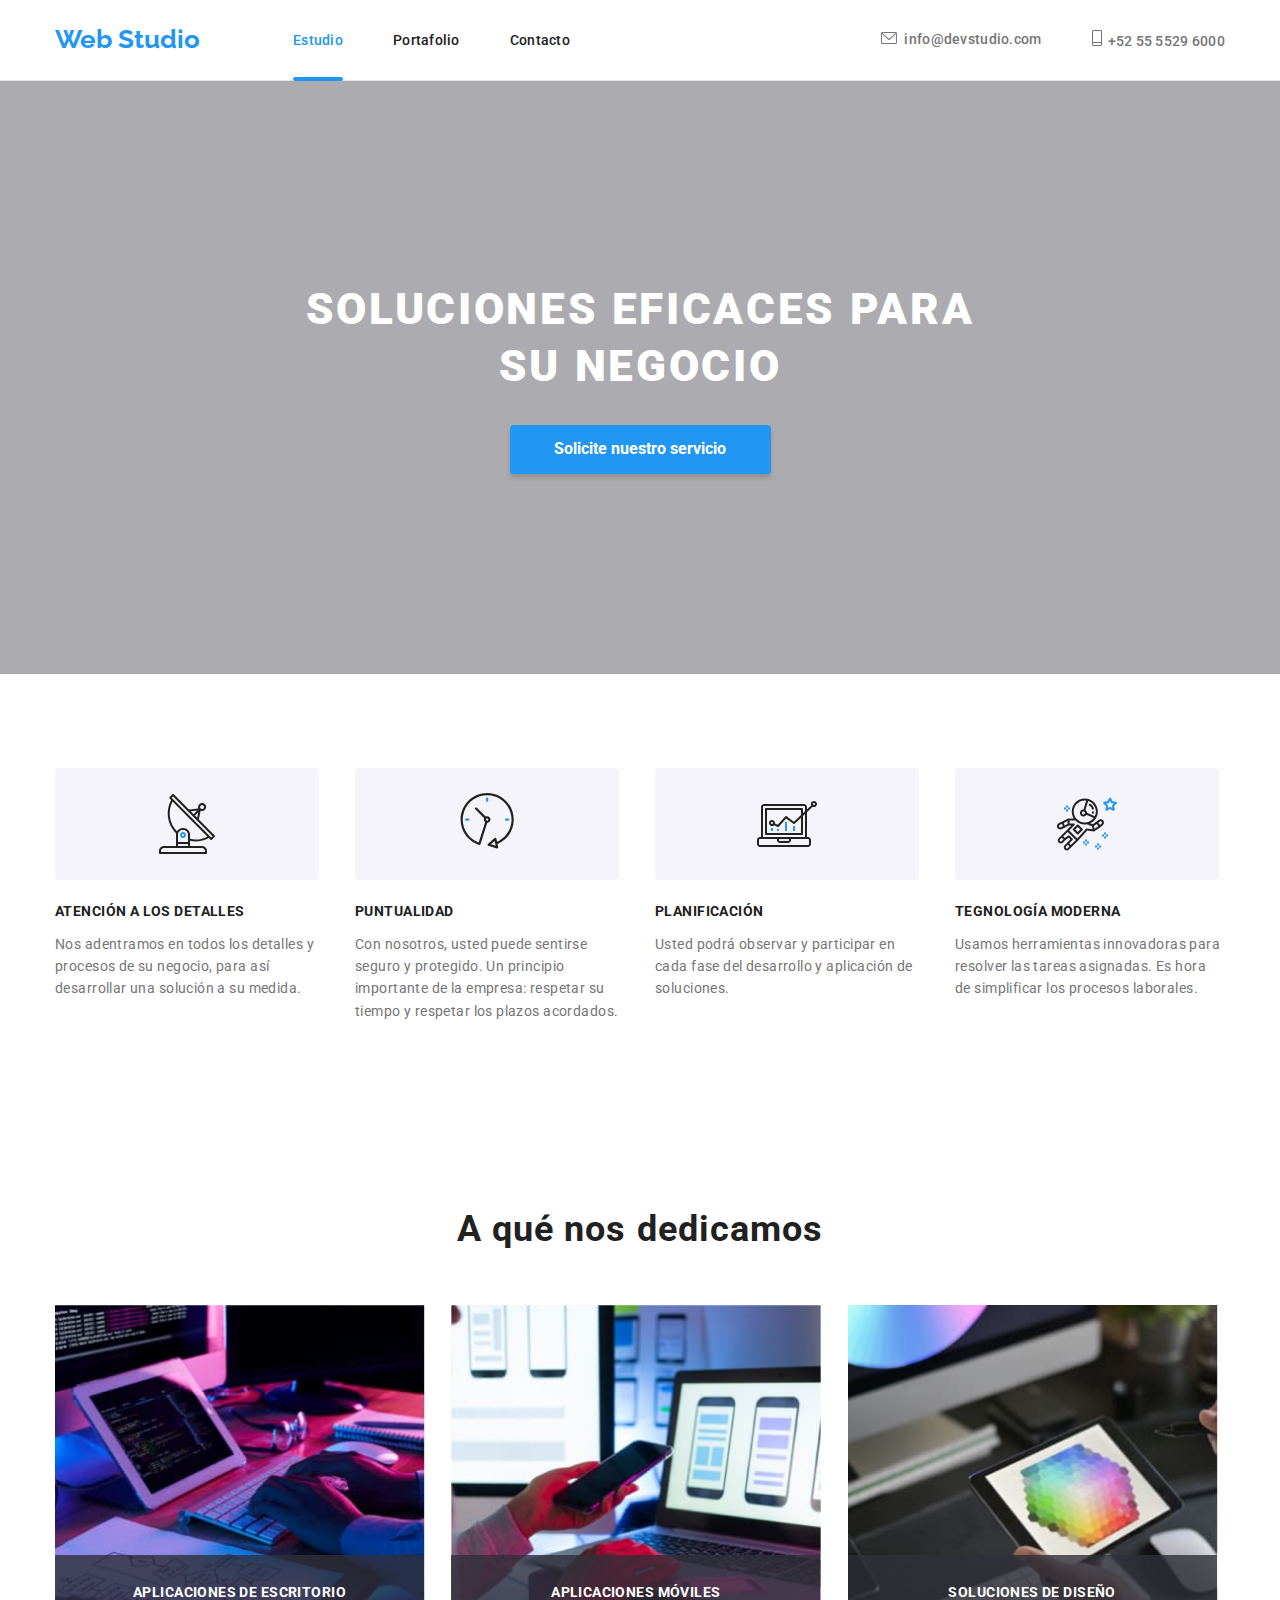
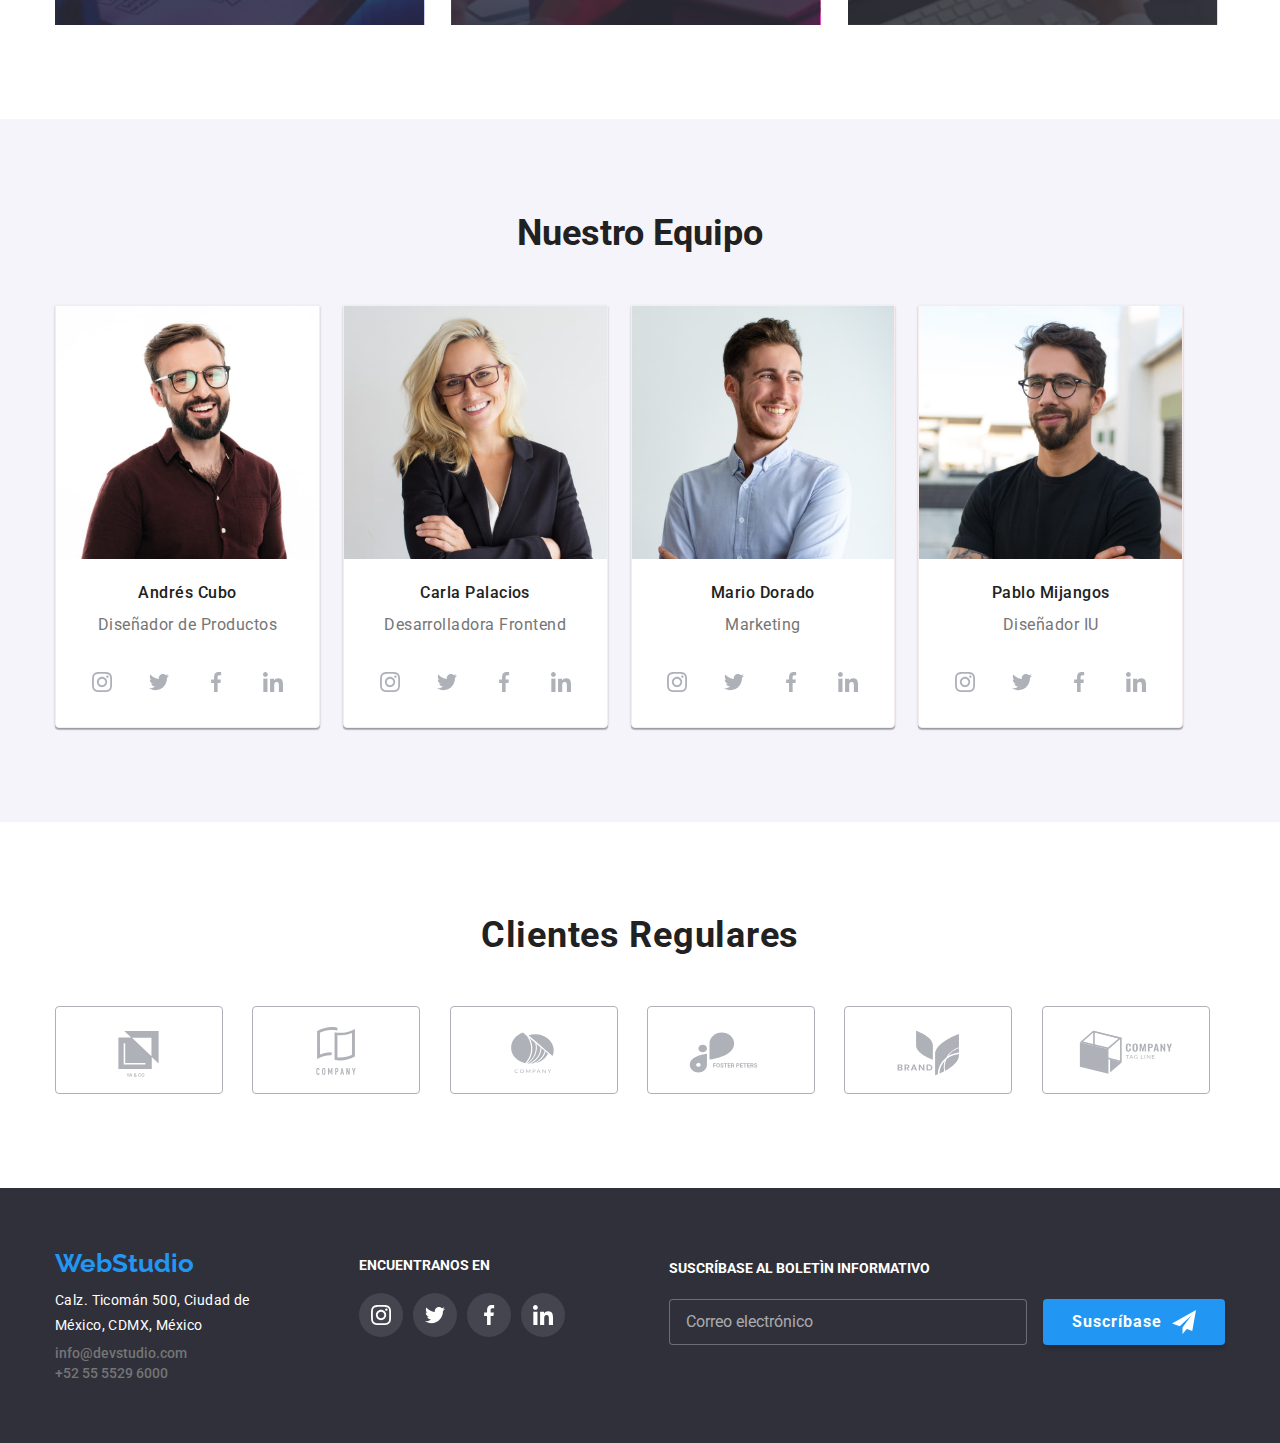
<file: index.html>
<!DOCTYPE html>
<html lang="en">
    <head>

        <meta charset="UTF-8">
        <meta http-equiv="X-UA-Compatible" content="IE=edge">
        <meta name="viewport" content="width=device-width, initial-scale=1.0">
        <title>Web Studio</title>
        <link rel="stylesheet" href="https://cdnjs.cloudflare.com/ajax/libs/modern-normalize/1.0.0/modern-normalize.min.css"/>
        <link rel="stylesheet" href="css/main.min.css">
        <link rel="preconnect" href="https://fonts.googleapis.com">
        <link rel="preconnect" href="https://fonts.gstatic.com" crossorigin>
        <link href="https://fonts.googleapis.com/css2?family=Raleway:wght@700&family=Roboto:wght@400;500;700;900&display=swap" rel="stylesheet">
    </head>

    <body>
        
        <header class="header">
            <div class="container header-container">
                <nav class="menu-nav">
                    <a class="logo logo-header-position" href="#">Web Studio</a>
                    <ul class="menu-list list">
                        <li class="menu-list-item"><a class="menu-list-studio active" href="./index.html">Estudio</a></li>
                        <li class="menu-list-item"><a class="menu-list-link" href="./portafolio.html">Portafolio</a></li>
                        <li class="menu-list-item"><a class="menu-list-link" href="#">Contacto</a></li>
                    </ul>
                </nav>
                <ul class="contact-list list">
                    <li class="contact-list-item"><a class="contact-list-link" href="#">
                        <svg class="icon-envelope" width="18" height="12">
                            <use href="./images/symbol-defs.svg#icon-email"></use>
                        </svg>info@devstudio.com</a>
                    </li>
                    <li class="contact-list-item"><a class="contact-list-link" href="#">
                        <svg class="icon-envelope" width="10" height="16">
                            <use href="./images/symbol-defs.svg#icon-phone"></use>
                        </svg>+52 55 5529 6000</a>
                    </li>
                </ul>
            </div>           
        </header>
        <main>
            <section class="hero-section section">
                <div class="container hero-container">
                    <h1 class="hero-title">Soluciones eficaces para su negocio</h1>
                        <button data-modal-open class="hero-section-button" type="Button">Solicite nuestro servicio</button>
                        <div class="backdrop is-hidden" data-modal>
                            <div class="modal">
                                <button data-modal-close class="close-button">   
                                    <svg class="close-button-icon">
                                        <use href="./images/symbol-defs.svg#icon-X" ></use>
                                    </svg>
                                </button>

                                <form class="form">
                                    <p class="form-title">Deje sus datos, nos contactaremos con usted</p>
                                    <div class="form-field top-title">
                                        <label class="form-label" for="name">Nombre</label>
                                        <input class="form-input" type="text" name="name">
                                            <svg class="input-icon" width="18" height="18">
                                                <use
                                                    href="./images/symbol-defs.svg#icon-user-1">
                                                </use>
                                            </svg>
                                    </div>
                                    <div class="form-field">
                                        <label class="form-label" for="tel">Teléfono</label>
                                        <input class="form-input" type="tel" name="tel">
                                            <svg class="input-icon" width="18" height="18">
                                                <use
                                                    href="./images/symbol-defs.svg#icon-Phone-1">
                                                </use>
                                            </svg>
                                    </div>
                                    <div class="form-field">
                                        <label class="form-label" for="email">E-mail</label>
                                        <input class="form-input" type="email" name="email">
                                            <svg class="input-icon" width="18" height="18">
                                                <use
                                                    href="./images/symbol-defs.svg#icon-email-1">
                                                </use>
                                            </svg>
                                    </div>
                                    <div class="form-field form-field-comment ">
                                        <label class="comment-label" for="comment">Comentarios</label>
                                        <textarea class="comment" name="comment" rows="9" placeholder="Introduzca el texto"></textarea>
                                    </div>
                                    <div class="form-field-chek">
                                        <label class="policy-label" for="policy">
                                            <svg class="check-icon" width="11" height="8">
                                                <use
                                                    href="./images/symbol-defs.svg#icon-Chulito">
                                                </use>                                             
                                            </svg>
                                            <input class="form-checkbox" type="checkbox" name="policy">
                                                <span class="icon-chek"></span>
                                                Estoy de acuerdo con el boletín informativo y acepto los Términos y Condiciones
                                        </label>
                                    </div>
                                    <button class="form-button" type="submit">Enviar</button>
                                </form>
                            </div>
                        </div>
                </div>
            </section>
            <section class="feature-section section">
                <div class="container feature-container">
                    <h2 hidden class="visually-hidden">Caracteristicas</h2>
                    <ul class="list-feature list">
                        <li class="feature-section-item">
                            <div class="icon-item">
                                <svg class = "feature-icon">
                                    <use href = "./images/symbol-defs.svg#icon-antena"></use>
                                </svg>
                            </div>
                            <h3 class="feature-section-list-title">Atención a los detalles</h3>
                            <p class="feature-section-list-text">Nos adentramos en todos los detalles y procesos de su negocio, para así desarrollar una solución a su medida.</p>
                        </li>
                        <li class="feature-section-item">
                            <div class="icon-item">
                                <svg class = "feature-icon">
                                    <use href = "./images/symbol-defs.svg#icon-reloj"     ></use>
                                </svg>
                            </div>
                            <h3 class="feature-section-list-title">Puntualidad</h3>
                            <p class="feature-section-list-text">Con nosotros, usted puede sentirse seguro y protegido. Un principio importante de la empresa: respetar su tiempo y respetar los plazos acordados.</p>
                        </li>
                        <li class="feature-section-item">
                            <div class="icon-item">
                                <svg class = "feature-icon">
                                    <use href = "./images/symbol-defs.svg#icon-diagrama"     ></use>
                                </svg>
                            </div>      
                            <h3 class="feature-section-list-title">Planificación</h3>
                            <p class="feature-section-list-text">Usted podrá observar y participar en cada fase del desarrollo y aplicación de soluciones.</p>
                        </li>
                        <li class="feature-section-item">
                            <div class="icon-item">
                                <svg class = "feature-icon">
                                    <use href = "./images/symbol-defs.svg#icon-astronauta" ></use>
                                </svg>
                            </div>
                            <h3 class="feature-section-list-title">Tegnología moderna</h3>
                            <p class="feature-section-list-text">Usamos herramientas innovadoras para resolver las tareas asignadas. Es hora de simplificar los procesos laborales.</p>
                        </li>
                    </ul>
                </div>
            </section>
            <section class="dedication-section section">
                <div class="container dedication-container">
                    <h2 class="dedication-section-title">A qué nos dedicamos</h2>
                    <ul class="list-dedication list">
                        <li class="dedication-section-item">
                            <div class="dedication-box">
                                <img class="dedication-section-img"
                                src="images/programmingontablet.jpg" 
                                alt="programming on tablet" 
                                width="370">
                                <div class="box-dedication-button">
                                    <p class="text-dedication"> APLICACIONES DE ESCRITORIO</p>
                                </div>
                            </div>
                        </li>
                        <li class="dedication-section-item">
                            <div class="dedication-box">
                                <img class="dedication-section-img"
                                src="images/comparingcellphonewithcomputer.jpg" 
                                alt="comparing cell phone with computer" 
                                width="370">
                                <div class="box-dedication-button">
                                    <p class="text-dedication"> APLICACIONES MÓVILES</p>
                                </div>
                            </div>
                        </li>
                        <li class="dedication-section-item">
                            <div class="dedication-box">
                                <img class="dedication-section-img" 
                                src="images/theoryofcolor.jpg" 
                                alt="Theory of color"
                                width="370">
                                <div class="box-dedication-button">
                                    <p class="text-dedication"> SOLUCIONES DE DISEÑO</p>
                                </div>
                            </div>
                        </li>
                    </ul>
                </div>
            </section>
            <section class="team-section section">
                <div class="container team-container">
                    <h2 class="team-section-title">Nuestro Equipo</h2>
                    <ul class="list-dedication list">
                        <li class="team-section-item">
                            <img class="team-section-img" src="images/andresc.jpg" 
                            alt="Andrés Cubo" 
                            width="268">
                            <div class="team-section-title-text">
                                <h3 class="team-section-list-title">Andrés Cubo</h3>
                                <p class="team-section-list-text">Diseñador de Productos</p>
                                <ul class="team-soc-list list">
                                    <li class="team-soc-item">
                                        <a href="" class="team-soc-link link">
                                            <svg class="team-soc-icon" width="20px" height="20px">
                                                <use href="./images/symbol-defs.svg#icon-instagram-2"></use>
                                            </svg>                    
                                        </a>
                                    </li>
                                    <li class="team-soc-item">
                                        <a href="" class="team-soc-link link">
                                            <svg class="team-soc-icon" width="20px" height="20px">
                                                <use href="./images/symbol-defs.svg#icon-twitter-2"></use>
                                            </svg>
                                        </a>
                                    </li>
                                    <li class="team-soc-item">
                                        <a href="" class="team-soc-link link">
                                            <svg class="team-soc-icon" width="20px" height="20px">
                                                <use href="./images/symbol-defs.svg#icon-facebook-2"></use>
                                            </svg>                    
                                        </a>
                                    </li>
                                    <li class="team-soc-item">
                                        <a href="" class="team-soc-link link">
                                            <svg class="team-soc-icon" width="20px" height="20px">
                                                <use href="./images/symbol-defs.svg#icon-linkedin-2"></use>
                                            </svg>
                                        </a>
                                    </li>
                                </ul>
                            </div>
                            <div team-section-icons></div>
                        </li>
                        <li class="team-section-item">
                            <img class="team-section-img" src="images/carlap.jpg" 
                            alt="Carla Palacios" 
                            width="268">
                            <div class="team-section-title-text">
                                <h3 class="team-section-list-title">Carla Palacios</h3>
                                <p class="team-section-list-text">Desarrolladora Frontend</p>
                                <ul class="team-soc-list list">
                                    <li class="team-soc-item">
                                        <a href="" class="team-soc-link link">
                                            <svg class="team-soc-icon" width="20px" height="20px">
                                                <use href="./images/symbol-defs.svg#icon-instagram-2"></use>
                                            </svg>                    
                                        </a>
                                    </li>
                                    <li class="team-soc-item">
                                        <a href="" class="team-soc-link link">
                                            <svg class="team-soc-icon" width="20px" height="20px">
                                                <use href="./images/symbol-defs.svg#icon-twitter-2"></use>
                                            </svg>
                                        </a>
                                    </li>
                                    <li class="team-soc-item">
                                        <a href="" class="team-soc-link link">
                                            <svg class="team-soc-icon" width="20px" height="20px">
                                                <use href="./images/symbol-defs.svg#icon-facebook-2"></use>
                                            </svg>                    
                                        </a>
                                    </li>
                                    <li class="team-soc-item">
                                        <a href="" class="team-soc-link link">
                                            <svg class="team-soc-icon" width="20px" height="20px">
                                                <use href="./images/symbol-defs.svg#icon-linkedin-2"></use>
                                            </svg>
                                        </a>
                                    </li>
                                </ul>
                            </div>
                        </li>
                        <li class="team-section-item">
                            <img class="team-section-img" src="images/mariod.jpg" 
                            alt="Mario Dorado" 
                            width="268">
                            <div class="team-section-title-text">
                                <h3 class="team-section-list-title">Mario Dorado</h3>
                                <p class="team-section-list-text">Marketing</p>
                                <ul class="team-soc-list list">
                                    <li class="team-soc-item">
                                        <a href="" class="team-soc-link link">
                                            <svg class="team-soc-icon" width="20px" height="20px">
                                                <use href="./images/symbol-defs.svg#icon-instagram-2"></use>
                                            </svg>                    
                                        </a>
                                    </li>
                                    <li class="team-soc-item">
                                        <a href="" class="team-soc-link link">
                                            <svg class="team-soc-icon" width="20px" height="20px">
                                                <use href="./images/symbol-defs.svg#icon-twitter-2"></use>
                                            </svg>
                                        </a>
                                    </li>
                                    <li class="team-soc-item">
                                        <a href="" class="team-soc-link link">
                                            <svg class="team-soc-icon" width="20px" height="20px">
                                                <use href="./images/symbol-defs.svg#icon-facebook-2"></use>
                                            </svg>                    
                                        </a>
                                    </li>
                                    <li class="team-soc-item">
                                        <a href="" class="team-soc-link link">
                                            <svg class="team-soc-icon" width="20px" height="20px">
                                                <use href="./images/symbol-defs.svg#icon-linkedin-2"></use>
                                            </svg>
                                        </a>
                                    </li>
                                </ul>
                            </div>
                        </li>
                        <li class="team-section-item">
                            <img class="team-section-img" src="images/pablom.jpg" 
                            alt="Pablo Mijangos" 
                            width="268">
                            <div class="team-section-title-text">
                                <h3 class="team-section-list-title">Pablo Mijangos</h3>
                                <p class="team-section-list-text">Diseñador IU</p>
                                <ul class="team-soc-list list">
                                    <li class="team-soc-item">
                                        <a href="" class="team-soc-link link">
                                            <svg class="team-soc-icon" width="20px" height="20px">
                                                <use href="./images/symbol-defs.svg#icon-instagram-2"></use>
                                            </svg>                    
                                        </a>
                                    </li>
                                    <li class="team-soc-item">
                                        <a href="" class="team-soc-link link">
                                            <svg class="team-soc-icon" width="20px" height="20px">
                                                <use href="./images/symbol-defs.svg#icon-twitter-2"></use>
                                            </svg>
                                        </a>
                                    </li>
                                    <li class="team-soc-item">
                                        <a href="" class="team-soc-link link">
                                            <svg class="team-soc-icon" width="20px" height="20px">
                                                <use href="./images/symbol-defs.svg#icon-facebook-2"></use>
                                            </svg>                    
                                        </a>
                                    </li>
                                    <li class="team-soc-item">
                                        <a href="" class="team-soc-link link">
                                            <svg class="team-soc-icon" width="20px" height="20px">
                                                <use href="./images/symbol-defs.svg#icon-linkedin-2"></use>
                                            </svg>
                                        </a>
                                    </li>
                                </ul>
                            </div>
                        </li>
                    </ul>
                </div>
            <section class="section section-clients">
                <div class="container">
                    <h2 class="clients-title">Clientes Regulares</h2>
                    <ul class="clients-list list">
                        <li class="clients-list-item">
                            <a href="" class="clients-link">
                                <svg class="clients-icon">
                                    <use href="./images/symbol-defs.svg#icon-Logo" width="104px" height="56px"></use>
                                </svg>
                            </a>
                        </li>
                        <li class="clients-list-item">
                            <a href="" class="clients-link">
                                <svg class="clients-icon">
                                    <use href="./images/symbol-defs.svg#icon-Logo-2" width="104px" height="56px"></use>
                                </svg>
                            </a>
                        </li>
                        <li class="clients-list-item">
                            <a href="" class="clients-link">
                                <svg class="clients-icon">
                                    <use href="./images/symbol-defs.svg#icon-Logo-3" width="104px" height="56px"></use>
                                </svg>
                            </a>
                        </li>
                        <li class="clients-list-item">
                            <a href="" class="clients-link">
                                <svg class="clients-icon">
                                    <use href="./images/symbol-defs.svg#icon-Logo-4" width="104px" height="56px"></use>
                                </svg>
                            </a>
                        </li>
                        <li class="clients-list-item">
                            <a href="" class="clients-link">
                                <svg class="clients-icon">
                                    <use href="./images/symbol-defs.svg#icon-Logo-5" width="104px" height="56px"></use>
                                </svg>
                            </a>
                        </li>
                        <li class="clients-list-item">
                            <a href="" class="clients-link">
                                <svg class="clients-icon">
                                    <use href="./images/symbol-defs.svg#icon-Logo-6" width="104px" height="56px"></use>
                                </svg>
                            </a>
                        </li>
                    </ul>
                </div>
            </section>
        </main>
        <footer class="footer">
            <div class="container footer-container">
                <div class="container-info">
                <a class="logo logo-footer-position" href="WebStudio">WebStudio</a>
                <address class="">
                    <a class="link contacts site" href="#"
                    >Calz. Ticomán 500, Ciudad de México, CDMX, México</a>
                    <ul class="list list-footer">
                    <li class="footer-item">
                        <a class="link contacts email" href="#"
                        >info@devstudio.com</a>
                    </li>
                    <li class="footer-item">
                        <a class="link contacts tel" href="#"
                        >+52 55 5529 6000</a>
                    </li>
                    </ul>
                </address>
                </div>
                <div class="icon-encuentranos-section">
                    <h3 class="encuentranos">ENCUENTRANOS EN</h3>
                    <ul class="list container-icon-footer">
                        <li class="icon-footer-item">
                            <a class="icon-footer-encuentranos" href="#">
                                <svg class="icon-footer" width="44" height="44">
                                    <use
                                        href="./images/symbol-defs.svg#icon-instagram-1"
                                        width="20"
                                        height="20"
                                        x="12"
                                        y="12">
                                    </use>
                                </svg>
                            </a>
                        </li>
                        <li class="icon-footer-item">
                            <a class="icon-footer-encuentranos" href="#">
                                <svg class="icon-footer" width="44" height="44">
                                    <use
                                        href="./images/symbol-defs.svg#icon-twitter-1"
                                        width="20"
                                        height="20"
                                        x="12"
                                        y="12">
                                    </use>
                                </svg>
                            </a>
                        </li>
                        <li  class="icon-footer-item">
                            <a class="icon-footer-encuentranos" href="#">
                                <svg class="icon-footer" width="44" height="44">
                                    <use
                                        href="./images/symbol-defs.svg#icon-facebook-1"
                                        width="20"
                                        height="20"
                                        x="12"
                                        y="12">
                                    </use>
                                </svg>
                            </a>
                        </li>
                        <li  class="icon-footer-item">
                            <a class="icon-footer-encuentranos" href="#">
                                <svg class="icon-footer" width="44" height="44">
                                    <use
                                        href="./images/symbol-defs.svg#icon-linkedin-1"
                                        width="20"
                                        height="20"
                                        x="12"
                                        y="12">
                                    </use>
                                </svg>
                            </a>
                        </li>
                    </ul>
                </div>
                <div class="footer-submit">
                    <p class="footer-submit-text">SUSCRÍBASE AL BOLETÌN INFORMATIVO</p>
                    <div class="footer-submit-form">
                    <label class="footer-submit-label" for="submit-mail"></label>
                    <input class="footer-submit-input" type="email" name="submit-mail" id="submit-mail" placeholder="Correo electrónico">
                    <button class="footer-submit-btn" type="submit">Suscríbase</button>
                    </div>        
                </div>
            </div>
        </footer>
        <script src="./js/modal.js"></script>
    </body>
</html>
</file>
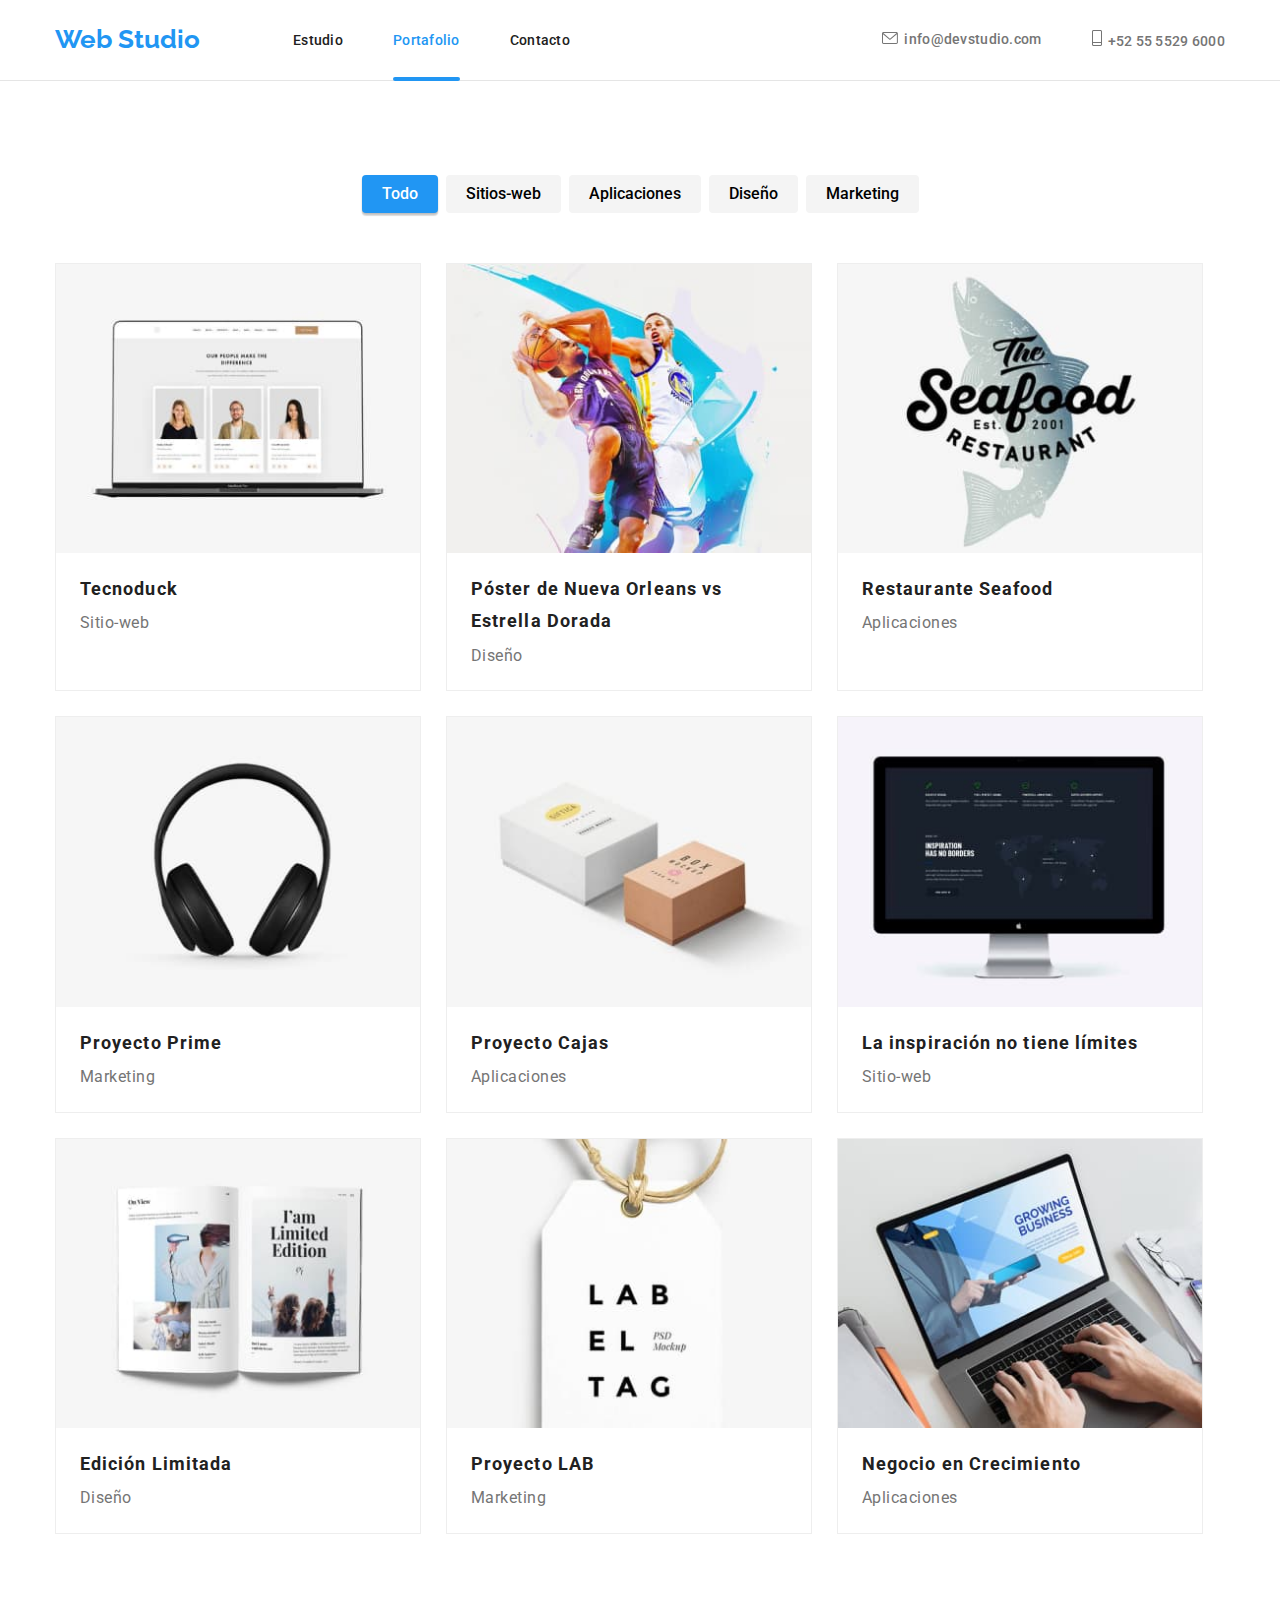
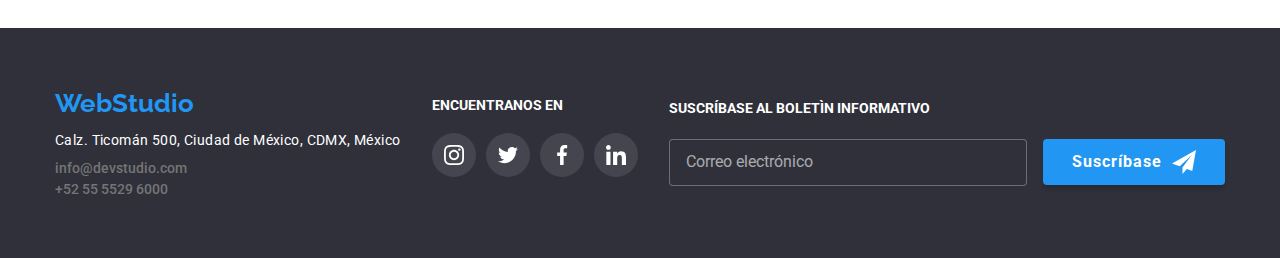
<file: portafolio.html>
<!DOCTYPE html>
<html lang="en">
    <head>
        <meta charset="UTF-8" >
        <meta http-equiv="X-UA-Compatible" content="IE=edge" >
        <meta name="viewport" content="width=device-width, initial-scale=1.0" >
        <title>Web Studio</title>
        <link rel="stylesheet" href="https://cdnjs.cloudflare.com/ajax/libs/modern-normalize/1.0.0/modern-normalize.min.css"/>
        <link rel="stylesheet" href="css/main.min.css">
        <link rel="preconnect" href="https://fonts.googleapis.com">
        <link rel="preconnect" href="https://fonts.gstatic.com" crossorigin>
        <link href="https://fonts.googleapis.com/css2?family=Raleway:wght@700&family=Roboto:wght@400;500;700;900&display=swap" rel="stylesheet">
    </head>

    <body>
        <header class="header">
            <div class="container header-container">
                <nav class="menu-nav">
                    <a class="logo logo-header-position" href="#">Web Studio</a>
                    <ul class="menu-list list">
                        <li class="menu-list-item"><a class="menu-list-link" href="./index.html">Estudio</span></a></li>
                        <li class="menu-list-item"><a class="menu-list-portafolio active" href="./portafolio.html"><span class="span-header">Portafolio</span></a></li>
                        <li class="menu-list-item"><a class="menu-list-link" href="#">Contacto</a></li>
                    </ul>
                </nav>
                <ul class="contact-list list">
                    <li class="contact-list-item"><a class="contact-list-link" href="#">
                        <svg class="icon-envelope" width="16" height="12">
                            <use href="./images/symbol-defs.svg#icon-email"></use>
                        </svg>info@devstudio.com</a></li>
                    <li class="contact-list-item"><a class="contact-list-link" href="#">
                        <svg class="icon-envelope" width="10" height="16">
                            <use href="./images/symbol-defs.svg#icon-phone"></use>
                        </svg>+52 55 5529 6000</a>
                    </li>
                </ul>
            </div>              
        </header>
        <main>
            <section class="menu-section section">
                <div class="container menu-container">
                    <h1 hidden class="visually-hidden">Portafolio</h1>
                    <ul class="list-menu-button list">
                        <li class="menu-section-list-item">
                            <button class="menu-section-button-all" type="button">Todo</button>
                        </li>
                        <li class="menu-section-list-item">
                            <button class="menu-section-button" type="button">Sitios-web</button>
                        </li>
                        <li class="menu-section-list-item">
                            <button class="menu-section-button"  type="button">Aplicaciones</button>
                        </li>
                        <li class="menu-section-list-item">
                            <button class="menu-section-button" type="button">Diseño</button>
                        </li>
                        <li class="menu-section-list-item">
                            <button class="menu-section-button"  type="button">Marketing</button>
                        </li>
                    </ul>
                    <ul class="list-projects list">
                        <li class="projects-section-list-item">
                            <a href target="_blank" class="projects-link link link">
                                <div class="projects-thumb">
                                    <img class="projects-section-img" 
                                        src="images/tecnoduck.jpg" 
                                        alt="tecnoduck" 
                                        width="370">
                                    <p class="text-transition">
                                        Tecnoduck es una plataforma de distribución de
                                        coronavirus de última generación. Las compañías
                                        usan esta plataforma para el espionaje digital y
                                        los ataques a los servidores seguros de la competencia.
                                    </p>
                                </div>
                                <div class="projects-section-title-text">
                                    <h2 class="projects-section-list-title">Tecnoduck</h2>
                                    <p class="projects-section-list-text">Sitio-web</p>
                                </div>
                            </a>
                        </li>
                        <li class="projects-section-list-item">
                            <a href target="_blank" class="projects-link link">
                                <div class="projects-thumb">
                                    <img class="projects-section-img"
                                        src="images/posterdedeportes.jpg"
                                        alt="tecnoduck">
                                    <p class="text-transition">
                                        Tecnoduck es una plataforma de distribución de
                                        coronavirus de última generación. Las compañías
                                        usan esta plataforma para el espionaje digital y
                                        los ataques a los servidores seguros de la competencia.
                                    </p>
                                </div>
                                <div class="projects-section-title-text">
                                    <h2 class="projects-section-list-title">Póster de Nueva Orleans vs Estrella Dorada</h2>
                                    <p class="projects-section-list-text">Diseño</p>
                                </div>
                            </a>
                        </li>
                        <li class="projects-section-list-item">
                            <a href target="_blank" class="projects-link link">
                                <div class="projects-thumb">
                                    <img class="projects-section-img" 
                                        src="images/seafood.jpg" 
                                        alt="seafood" >
                                    <p class="text-transition">
                                        Tecnoduck es una plataforma de distribución de
                                        coronavirus de última generación. Las compañías
                                        usan esta plataforma para el espionaje digital y
                                        los ataques a los servidores seguros de la competencia.
                                    </p>
                                </div>
                                <div class="projects-section-title-text">
                                    <h2 class="projects-section-list-title">Restaurante Seafood</h2>
                                    <p class="projects-section-list-text">Aplicaciones</p>
                                </div>
                            </a>
                        </li>
                        <li class="projects-section-list-item">
                            <a href target="_blank" class="projects-link link">
                                <div class="projects-thumb">
                                    <img class="projects-section-img" 
                                        src="images/projectprime.jpg" 
                                        alt="projectprime" >
                                    <p class="text-transition">
                                        Tecnoduck es una plataforma de distribución de
                                        coronavirus de última generación. Las compañías
                                        usan esta plataforma para el espionaje digital y
                                        los ataques a los servidores seguros de la competencia.
                                    </p>
                                </div>
                                <div class="projects-section-title-text">
                                    <h2 class="projects-section-list-title">Proyecto Prime</h2>
                                    <p class="projects-section-list-text">Marketing</p>
                                </div>
                            </a>
                        </li>
                        <li class="projects-section-list-item">
                            <a href target="_blank" class="projects-link link">
                                <div class="projects-thumb">
                                    <img class="projects-section-img" 
                                        src="images/projectcajas.jpg" 
                                        alt="projectcajas" >
                                    <p class="text-transition">
                                        Tecnoduck es una plataforma de distribución de
                                        coronavirus de última generación. Las compañías
                                        usan esta plataforma para el espionaje digital y
                                        los ataques a los servidores seguros de la competencia.
                                    </p>
                                </div>
                                <div class="projects-section-title-text">
                                    <h2 class="projects-section-list-title">Proyecto Cajas</h2>
                                    <p class="projects-section-list-text">Aplicaciones</p>
                                </div>
                            </a>
                        </li>
                        <li class="projects-section-list-item">
                            <a href target="_blank" class="projects-link link">
                                <div class="projects-thumb">
                                    <img class="projects-section-img" 
                                        src="images/inspiracion.jpg" 
                                        alt="inspiracion" >
                                    <p class="text-transition">
                                        Tecnoduck es una plataforma de distribución de
                                        coronavirus de última generación. Las compañías
                                        usan esta plataforma para el espionaje digital y
                                        los ataques a los servidores seguros de la competencia.
                                    </p>
                                </div>
                                <div class="projects-section-title-text">
                                    <h2 class="projects-section-list-title">La inspiración no tiene límites</h2>
                                    <p class="projects-section-list-text">Sitio-web</p>
                                </div>
                            </a>
                        </li>
                        <li class="projects-section-list-item">
                            <a href target="_blank" class="projects-link link">
                                <div class="projects-thumb">
                                    <img class="projects-section-img" 
                                        src="images/edicion.jpg" 
                                        alt="edicion" >
                                    <p class="text-transition">
                                        Tecnoduck es una plataforma de distribución de
                                        coronavirus de última generación. Las compañías
                                        usan esta plataforma para el espionaje digital y
                                        los ataques a los servidores seguros de la competencia.
                                    </p>
                                </div>
                                <div class="projects-section-title-text">
                                    <h2 class="projects-section-list-title">Edición Limitada</h2>
                                    <p class="projects-section-list-text">Diseño</p>
                                </div>
                            </a>
                        </li>
                        <li class="projects-section-list-item">
                            <a href target="_blank" class="projects-link link">
                                <div class="projects-thumb">
                                    <img class="projects-section-img" 
                                        src="images/projectlab.jpg" 
                                        alt="projectlab" >
                                    <p class="text-transition">
                                        Tecnoduck es una plataforma de distribución de
                                        coronavirus de última generación. Las compañías
                                        usan esta plataforma para el espionaje digital y
                                        los ataques a los servidores seguros de la competencia.
                                    </p>
                                </div>
                                <div class="projects-section-title-text">
                                    <h2 class="projects-section-list-title">Proyecto LAB</h2>
                                    <p class="projects-section-list-text">Marketing</p>
                                </div>
                            </a>
                        </li>
                        <li class="projects-section-list-item">
                            <a href target="_blank" class="projects-link link">
                                <div class="projects-thumb">
                                    <img class="projects-section-img" 
                                        src="images/negocio.jpg" 
                                        alt="negocio" >
                                    <p class="text-transition">
                                        Tecnoduck es una plataforma de distribución de
                                        coronavirus de última generación. Las compañías
                                        usan esta plataforma para el espionaje digital y
                                        los ataques a los servidores seguros de la competencia.
                                    </p>
                                </div>
                                <div class="projects-section-title-text">
                                    <h2 class="projects-section-list-title">Negocio en Crecimiento</h2>
                                    <p class="projects-section-list-text">Aplicaciones</p>
                                </div>
                            </a>
                        </li>
                    </ul>
                </div>
            </section>
        </main>
        <footer class="footer">
            <div class="container footer-container">
                <div>
                    <a class="logo logo-footer-position" href="WebStudio">WebStudio</a>
                    <address class="">
                        <a class="link contacts site" href="https://goo.gl/maps/ua91CeisvxC2wW5t7">
                            Calz. Ticomán 500, Ciudad de México, CDMX, México
                        </a>
                        <ul class="list list-footer">
                            <li class="footer-item">
                                <a class="link contacts email" href="mailto:info@devstudio.com">
                                    info@devstudio.com
                                </a>
                            </li>
                            <li class="footer-item">
                                <a class="link contacts tel" href="tel:+52 55 5529 6000">
                                    +52 55 5529 6000
                                </a>
                            </li>
                        </ul>
                    </address>
                </div>
                <div class="icon-encuentranos-section">
                    <h3 class="encuentranos">ENCUENTRANOS EN</h3>
                    <ul class="list container-icon-footer">
                        <li class="icon-footer-item">
                            <a class="icon-footer-encuentranos" href="#">
                                <svg class="icon-footer" width="44" height="44">
                                    <use
                                        href="./images/symbol-defs.svg#icon-instagram-1"
                                        width="20"
                                        height="20"
                                        x="12"
                                        y="12">
                                    </use>
                                </svg>
                            </a>
                        </li>
                        <li class="icon-footer-item">
                            <a class="icon-footer-encuentranos" href="#">
                                <svg class="icon-footer" width="44" height="44">
                                    <use
                                        href="./images/symbol-defs.svg#icon-twitter-1"
                                        width="20"
                                        height="20"
                                        x="12"
                                        y="12">
                                    </use>
                                </svg>
                            </a>
                        </li>
                        <li  class="icon-footer-item">
                            <a class="icon-footer-encuentranos" href="#">
                                <svg class="icon-footer" width="44" height="44">
                                    <use
                                        href="./images/symbol-defs.svg#icon-facebook-1"
                                        width="20"
                                        height="20"
                                        x="12"
                                        y="12">
                                    </use>
                                </svg>
                            </a>
                        </li>
                        <li  class="icon-footer-item">
                            <a class="icon-footer-encuentranos" href="#">
                                <svg class="icon-footer" width="44" height="44">
                                    <use
                                        href="./images/symbol-defs.svg#icon-linkedin-1"
                                        width="20"
                                        height="20"
                                        x="12"
                                        y="12">
                                    </use>
                                </svg>
                            </a>
                        </li>
                    </ul>
                </div>
                <div class="footer-submit">
                    <p class="footer-submit-text">SUSCRÍBASE AL BOLETÌN INFORMATIVO</p>
                <div class="footer-submit-form">
                    <label class="footer-submit-label" for="submit-mail"></label>
                    <input class="footer-submit-input" type="email" name="submit-mail" id="submit-mail" placeholder="Correo electrónico">
                    <button class="footer-submit-btn" type="submit">Suscríbase</button>
                </div>
            </div>        
        </footer>
    </body>
</html>
</file>
<file: css/main.min.css>
:root{--brand-color:#2196F3;--main-color-dark:#212121;--main-color-light:#FFF;--main-color-grey:#757575;--main-border-light:#EEE;--main-border-grey:#AFB1B8;--main-border-chill:#f7ebeb;--main-background-chill:#F5F4FA;--main-background-light:#FFF;--main-background-beige:#E5E5E5;--main-background-semi-light:#f4f4f4;--main-background-dark:#2F303A;--cubic:cubic-bezier(0.4,0,0.2,1)}body{font-family:'Roboto',sans-serif;color:var(--main-color-dark)}h1,h2,h3,h4,h5,h6,p{margin:0}img{display:flex;max-width:100%}*,::before,::after{box-sizing:border-box}.list{list-style:none;padding-left:0;margin:0}.link{text-decoration:none;color:currentColor}.header{border-bottom:1px solid #E5E5E5}.visually-hidden{position:absolute;width:1px;height:1px;margin:-1px;border:0;padding:0;white-space:nowrap;clip-path:inset(100%);clip:rect(0 0 0 0);overflow:hidden}.icon-item{width:264px;height:112px;display:flex;align-items:center;justify-content:center;fill:var(--brand-color)}.header-container{display:flex;align-items:center}.container{width:1200px;padding-left:15px;padding-right:15px;margin-left:auto;margin-right:auto}.section{padding-top:94px;padding-bottom:94px}.menu-nav{display:flex;align-items:center}.logo{font-size:26px;font-weight:700;line-height:1.19;color:var(--brand-color);margin-right:93px;font-family:'Raleway',sans-serif;text-decoration:none;display:block}.logo-header-position{padding:24px 0 25px}.menu-list{display:flex}.menu-list-link{font-size:14px;font-weight:500;line-height:.8;letter-spacing:.02em;text-align:left;color:var(--main-color-dark);text-decoration:none;padding-top:32px;padding-bottom:32px;transition-property:color,transform;transition-duration:250ms;transition-timing-function:var(--cubic);transition-delay:0}.menu-list-item:not(:last-child){margin-right:50px}.menu-list-studio{font-size:14px;font-weight:500;line-height:.8;letter-spacing:.02em;text-align:left;text-decoration:none;color:var(--brand-color);padding-top:32px;padding-bottom:32px;transition:color 250ms var(--cubic)}.menu-list-studio.active{color:var(--brand-color);position:relative}.active::after{position:absolute;bottom:-1px;left:0;content:"";width:100%;height:4px;background:var(--brand-color);border-radius:2px}.menu-list-portafolio{font-size:14px;font-weight:500;line-height:.8;letter-spacing:.02em;text-align:left;text-decoration:none;color:var(--brand-color);padding-top:32px;padding-bottom:32px}.menu-list-portafolio.active{color:var(--brand-color);position:relative}.menu-list-link:hover,.menu-list-link:focus,.menu-list-link:active{color:var(--brand-color)}.icon-envelope{margin-right:6px;fill:var(--main-color-grey);transition-property:fill,transform;transition-duration:250ms;transition-timing-function:var(--cubic);transition-delay:0}.contact-list{display:flex;margin-left:auto}.contact-list-link{padding-top:32px;padding-bottom:32px;font-family:'Roboto',sans-serif;font-size:14px;font-weight:500;line-height:.8;letter-spacing:.02em;color:var(--main-color-grey);text-decoration:none;transition-property:color,transform;transition-duration:250ms;transition-timing-function:var(--cubic);transition-delay:0}.contact-list-item:not(:last-child){margin-right:50px}.contact-list-item:hover .contact-list-link{color:var(--brand-color)}.contact-list-item:hover .icon-envelope{fill:var(--brand-color)}.contact-list-link:focus{color:var(--brand-color)}.contact-list-link:focus .icon-envelope{fill:var(--brand-color)}.contact-list-item:not(:last-child){margin-right:50px}.hero-section{text-align:center;padding:200px 0;margin:auto;background:rgba(47,48,58,0.4) url(https://cdn.discordapp.com/attachments/845486960742105089/1064712815560114276/img-hero.jpg) no-repeat center;background-size:cover;box-shadow:none}.hero-title{font-size:44px;font-weight:900;line-height:1.3;letter-spacing:.06em;margin-right:auto;margin-left:auto;color:var(--main-color-light);text-transform:uppercase;width:696px;margin-bottom:30px}.hero-section-button{font-weight:700;font-size:16px;line-height:1.8;border-radius:4px;padding:10px 32px;background-color:var(--brand-color);color:var(--main-color-light);box-shadow:0 4px 4px rgba(0,0,0,0.15);border:0;cursor:pointer;width:261px}.backdrop.is-hidden{visibility:hidden;opacity:0;pointer-events:none}.backdrop{position:fixed;width:100%;height:100%;top:0;left:0;background:rgba(0,0,0,0.2);opacity:1;visibility:visible;transition:opacity 250ms var(--cubic),visibility 250ms var(--cubic);border-radius:4px}.modal{position:absolute;top:50%;left:50%;transform:translate(-50%,-50%) scale(1);transition:opacity 250ms var(--cubic),visibility 250ms var(--cubic);width:528px;height:581px;background:#FFF}.close-button{position:absolute;top:6.5px;right:8px;border-radius:50%;width:30px;height:30px;background:#FFF;border:1px solid rgba(0,0,0,0.1);transition-property:background-color ,transform;transition-duration:250ms;transition-timing-function:var(--cubic);transition-delay:0}.close-button-icon{width:11px;height:11px}.close-button:hover{cursor:pointer;fill:var(--brand-color)}.close-button:focus{fill:var(--brand-color)}.form{width:528px;margin-left:auto;margin-right:auto;padding:40px}.form-title{font-weight:700;font-size:20px;line-height:1.15;text-align:center}.top-title{margin-top:12px}.form-field{position:relative;display:flex;flex-direction:column;margin-bottom:10px}.form-field-comment{margin-bottom:35px}.form-label,.comment-label{display:flex;justify-content:flex-start;font-size:12px;line-height:1.17;letter-spacing:.01em;color:var(--main-color-grey);margin-bottom:4px}.form-input{width:100%;margin:0;padding:11px 42px;border:1px solid rgba(33,33,33,0.2);border-radius:4px;transition:border-color 250ms var(--cubic);cursor:pointer}.form-input:hover,.form-input:focus{outline:none;border-color:var(--brand-color)}.input-icon{position:absolute;top:42%;left:15px;transform:translateY(25%);display:inline-block;transition:fill 250ms var(--cubic)}.form-field:hover .input-icon{fill:var(--brand-color)}.form-field:focus .input-icon{fill:var(--brand-color)}.form-field:active .input-icon{fill:var(--brand-color)}textarea{resize:none;border:1px solid rgba(33,33,33,0.2);border-radius:4px;padding:12px 16px;font-size:12px;line-height:1.17;letter-spacing:.01em;height:120px;transition:border-color 250ms var(--cubic);cursor:pointer}textarea:hover,textarea:focus{outline:none;border-color:var(--brand-color)}.comment::placeholder{font-size:12px;line-height:1.17;letter-spacing:.01em;color:rgba(117,117,117,0.5)}.form-field-chek{position:relative;padding-left:12px;margin-bottom:10px}.check-icon{position:absolute;fill:var(--main-color-light);top:5px;left:14px}.icon-chek{display:inline-block;width:16px;height:15px;border:2px solid var(--main-color-dark);border-radius:2px;margin-right:8.38px;cursor:pointer}.form-checkbox{position:absolute;top:3px;width:16px;height:15px;margin:-1px;padding:0;border:0;opacity:0;cursor:pointer}.form-checkbox:checked + .icon-chek{background-image:url(../images/Chulito.svg);background-position:center;background-repeat:no-repeat;background-color:var(--brand-color);background-origin:border-box;border-color:var(--brand-color);overflow:visible}.policy-label{align-items:center;font-size:14px;line-height:1.71;color:var(--main-color-grey)}.form-button{display:flex;align-items:center;justify-content:center;margin:0 auto;padding:10px 56px;border:none;border-radius:4px;text-align:center;font-style:normal;text-decoration:none;font-weight:700;font-size:16px;line-height:1.8;letter-spacing:.06em;cursor:pointer;background-color:var(--brand-color);box-shadow:0 4px 4px rgba(0,0,0,0.15);color:var(--main-color-light);transition:background-color 250ms var(--cubic)}.form-button:hover,.form-button:focus{background-color:#188CE8}.list-feature{display:flex;flex-wrap:wrap;gap:30px;padding:0}.icon-item{display:flex;justify-content:center;margin-bottom:20px;background-color:var(--main-background-chill);fill:var(--main-background-light);padding:25px 102px;border-radius:4px}.feature-icon{width:66px;height:70px}.feature-section-item{width:270px;margin-left:auto;margin-right:auto;display:flex;flex-direction:column}.feature-section-item h2{margin-top:0;font-size:20px}.feature-section-item p{margin:0}.feature-section-item{flex-basis:calc((100% - 90px) / 4)}.feature-section-list-title{font-style:normal;font-weight:700;font-size:14px;line-height:1.6;letter-spacing:.03em;text-transform:uppercase;margin-bottom:10px}.feature-section-list-text{font-style:normal;font-weight:400;font-size:14px;line-height:1.6;letter-spacing:.03em;color:var(--main-color-grey)}.dedication-section-title{display:block;font-weight:700;font-size:36px;line-height:1.1;text-align:center;letter-spacing:.03em;margin-bottom:55px}.list-dedication{display:flex;flex-wrap:wrap;gap:23px;padding:0}.dedication-section-item{flex-basis:calc((100% - 50px) / 3)}.dedication-box{position:relative}.box-dedication-button{position:absolute;left:0;bottom:0;width:369px;height:70px;background:rgba(47,48,58,0.8)}.text-dedication{display:flex;justify-content:center;align-items:center;font-weight:700;font-size:14px;line-height:1.5;text-align:center;letter-spacing:.03em;text-transform:uppercase;color:var(--main-background-light);padding:27px}.team-section{background-color:var(--main-background-chill);padding-bottom:0}.team-container{padding-bottom:94px}.team-section-title{display:block;text-align:center;margin-bottom:50px;font-weight:700;font-size:36px;line-height:1,1}.team-soc-list{display:flex;justify-content:center;align-items:center;gap:17px}.team-soc-link{background-color:var(--main-background-light);border-radius:50%;display:flex;width:40px;height:40px;align-items:center;justify-content:center;transition-property:fill,transform;transition-property:background-color,transform;transition-duration:250ms;transition-timing-function:var(--cubic);transition-delay:0}.team-soc-item:hover .team-soc-link{background-color:var(--brand-color)}.team-soc-item:hover .team-soc-icon{fill:var(--main-color-light)}.team-soc-link:focus{background-color:var(--brand-color)}.team-soc-link:focus .team-soc-icon{fill:var(--main-color-light)}.team-soc-icon{height:20px;width:20px;fill:#AFB1B8;transition-property:fill,transform;transition-duration:250ms;transition-timing-function:var(--cubic);transition-delay:0}.team-dedication{flex-wrap:wrap;gap:37px;padding:0}.team-section-item{flex-basis:calc((100% - 111px) / 4)}.team-section-item{text-align:center;background-color:var(--main-background-light);border:1px solid var(--main-border-chill);box-shadow:0 1px 3px rgba(0,0,0,0.12),0 1px 1px rgba(0,0,0,0.14),0 2px 1px rgba(0,0,0,0.2);border-radius:0 0 4px 4px}.team-section-title-text{padding:25px}.team-section-list-title{display:block;margin-bottom:15px;text-align:center;font-weight:500;font-size:16px;line-height:1.1;letter-spacing:.03em}.team-section-list-text{display:block;font-weight:400;margin:0;margin-bottom:28px;font-size:16px;line-height:1.1;letter-spacing:.03em;color:var(--main-color-grey)}.section-clients{background-color:var(--main-background-light)}.clients-title{font-weight:700;font-size:36px;line-height:1.11;letter-spacing:.02em;color:var(--main-color-dark);text-align:center;margin-bottom:50px}.clients-list{display:flex;gap:24px}.site{font-size:14px;font-weight:400;letter-spacing:.03em;text-align:left;line-height:1.8}.clients-list-item{flex-basis:calc((100% - 130px) / 6)}.clients-link{border-radius:4px;width:168px;height:88px;border:1px solid var(--main-border-grey);display:flex;align-items:center;justify-content:center;cursor:pointer;transition-property:fill,transform;transition-duration:250ms;transition-timing-function:var(--cubic);transition-delay:0}.clients-list-item{width:168px;height:88px;transition-property:fill,transform;transition-duration:250ms;transition-timing-function:var(--cubic);transition-delay:0}.clients-list-item:hover .clients-link{color:var(--brand-color);border-color:solid 1px var(--brand-color)}.clients-list-item:hover .clients-icon{fill:var(--brand-color)}.clients-link:focus .clients-icon{background-color:var(--main-background-light);fill:var(--brand-color)}.clients-icon{width:104px;height:56px;fill:currentColor;fill:#AFB1B8;transition-property:fill,transform;transition-duration:250ms;transition-timing-function:var(--cubic);transition-delay:0}.clients-icon:hover{fill:var(--brand-color)}.footer{background:var(--main-background-dark);padding-top:60px;padding-bottom:60px;display:flex}.logo-footer-position{margin-bottom:9px;margin-right:0}.contacts.site{margin-bottom:7px;display:block}.footer-container{display:flex;justify-content:space-between}.container-info{width:200px}.list-footer{margin-top:0;margin-bottom:0;padding-left:0}.contacts{font-style:normal;font-weight:500;font-size:14px;color:var(--main-color-grey);text-decoration:none;list-style:none;transition-property:color,transform;transition-duration:250ms;transition-timing-function:var(--cubic);transition-delay:0}.contacts:hover,.contacts:focus{color:var(--brand-color)}.link.site{font-style:normal;font-weight:400;font-size:14px;color:var(--main-background-light);text-decoration:none}.footer-item{margin-bottom:2px}.footer-item:last-child{margin-bottom:0}.icon-footer{cursor:pointer;border-radius:50%;background-color:rgba(255,255,255,0.1);transition-property:background-color,transform;transition-duration:250ms;transition-timing-function:var(--cubic);transition-delay:0}.icon-footer-encuentranos{fill:var(--main-color-light);transition-property:fill,transform;transition-duration:250ms;transition-timing-function:var(--cubic);transition-delay:0}.icon-footer:hover{background-color:var(--brand-color)}.icon-footer-encuentranos:focus .icon-footer{background-color:var(--brand-color)}.container-icon-footer{display:flex;justify-content:center;align-items:center;cursor:pointer;gap:10px}.link.site{margin-bottom:6px}.encuentranos{padding-top:9px;font-style:normal;font-weight:700;font-size:14px;color:var(--main-color-light);margin-bottom:20px}.footer-submit-text{padding:20px 0 10px;margin-bottom:20px;font-weight:700;font-size:14px;line-height:1.14px;text-transform:uppercase;color:var(--main-color-light)}.footer-submit-input{width:358px;margin:0;padding:13px 16px;border-radius:4px;border:1px solid rgba(255,255,255,0.3);background-color:rgba(47,48,58,1);color:rgba(255,255,255,0.6)}.footer-submit-input::placeholder{font-size:16px;line-height:1.25;color:rgba(255,255,255,0.6)}.footer-submit-btn{display:inline-flex;align-items:center;justify-content:center;border:none;margin:0;padding:8px 29px;border-radius:4px;background-color:var(--brand-color);box-shadow:0 4px 4px rgba(0,0,0,0.15);color:var(--main-color-light);font-style:normal;font-weight:700;font-size:16px;line-height:1.87;letter-spacing:.06em;cursor:pointer;min-height:43px;margin-left:12px}.footer-submit-btn::after{content:'';display:inline-block;background-repeat:no-repeat;width:24px;height:24px;margin-left:10px;background-image:url(../images/send.svg)}.list-menu-button{display:flex;justify-content:center;margin-bottom:50px}.menu-section-button{display:flex;font-size:16px;line-height:1.6;margin-left:8px;font-family:'Roboto',sans-serif;font-weight:500;background:var(--main-background-semi-light);border:0;padding:6px 20px;border-radius:4px;transition-property:background-color,transform;transition-duration:250ms;transition-timing-function:var(--cubic);transition-delay:0}.menu-section-button:hover,.menu-section-button:focus,.menu-section-button:active{background-color:var(--brand-color);box-shadow:0 3px 1px rgba(0,0,0,0.1),0 1px 2px rgba(0,0,0,0.08),0 2px 2px rgba(0,0,0,0.12);border-radius:4px;color:var(--main-color-light);cursor:pointer}.menu-section-button-all{display:flex;font-size:16px;line-height:1.6;font-family:'Roboto',sans-serif;font-weight:500;background:var(--main-background-semi-light);border:0;padding:6px 20px;border-radius:4px;background-color:var(--brand-color);box-shadow:0 3px 1px rgba(0,0,0,0.1),0 1px 2px rgba(0,0,0,0.08),0 2px 2px rgba(0,0,0,0.12);border-radius:4px;color:var(--main-color-light);cursor:pointer}.list-projects{display:flex;flex-wrap:wrap;gap:25px;padding:0}.projects-section-list-item{flex-basis:calc((100% - 75px) / 3);background:var(--main-background-light);border:1px solid var(--main-border-light);transition:border 250ms var(--cubic)}.projects-section-list-item:hover{border:1px solid var(--main-border-light);box-shadow:0 1px 1px rgba(0,0,0,0.12),0 4px 4px rgba(0,0,0,0.06),1px 4px 6px rgba(0,0,0,0.16)}.projects-section-title-text{padding:20px 24px;margin-bottom:0}.projects-section-list-title{line-height:1.8;font-weight:700;font-size:18px;margin-bottom:4px;letter-spacing:.06em;color:var(--main-color-dark)}.projects-section-list-text{font-weight:400;font-size:16px;margin-bottom:0;padding-bottom:0;letter-spacing:.03em;line-height:1.8;color:var(--main-color-grey)}.projects-thumb{overflow:hidden;position:relative;width:364px;height:auto}.text-transition{overflow:hidden;background:rgba(33,150,243,0.9);position:absolute;width:100%;height:100%;transform:translateY(100%);transition:transform 250ms var(--cubic);font-size:16px;line-height:1.5;color:var(--main-background-semi-light);padding:63px 24px;bottom:-1px;overflow:visible}.projects-link:hover .text-transition{transform:translateY(0)}.projects-link:focus .text-transition{transform:translateY(0)}
</file>
